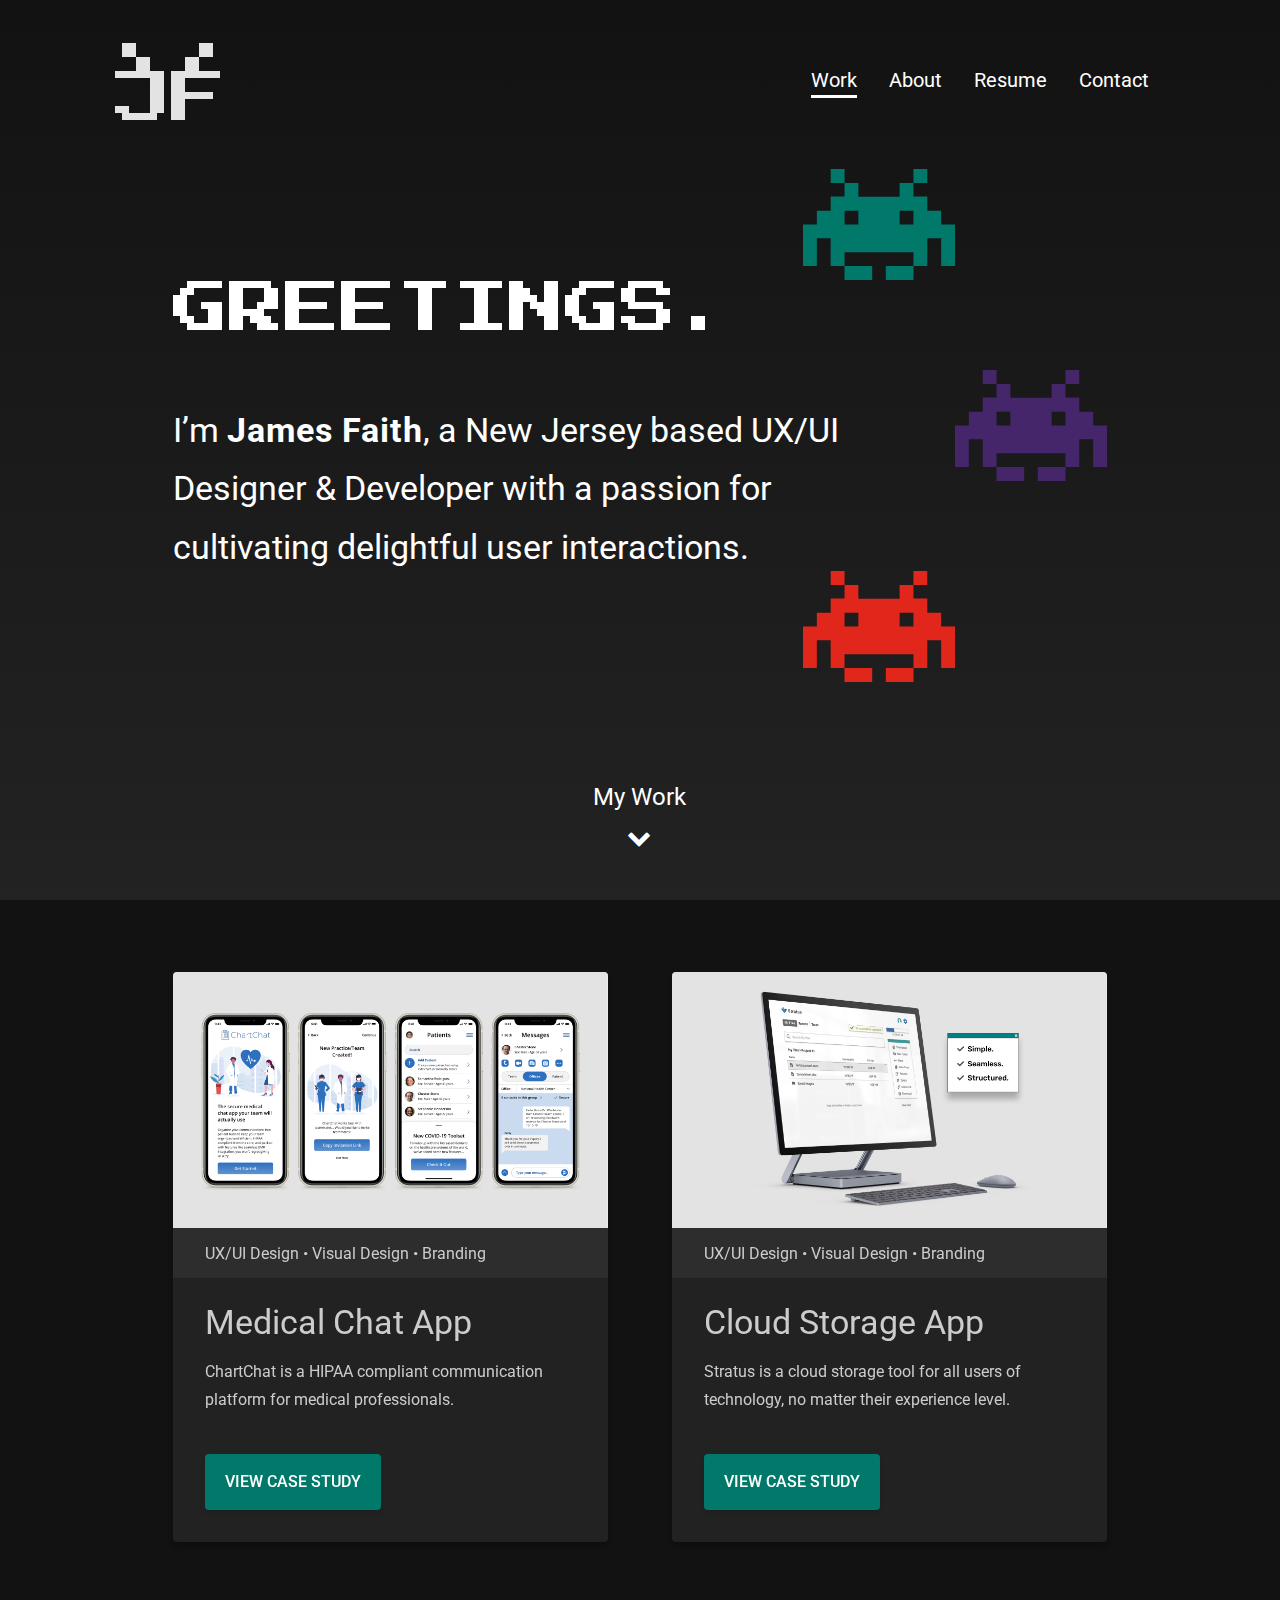
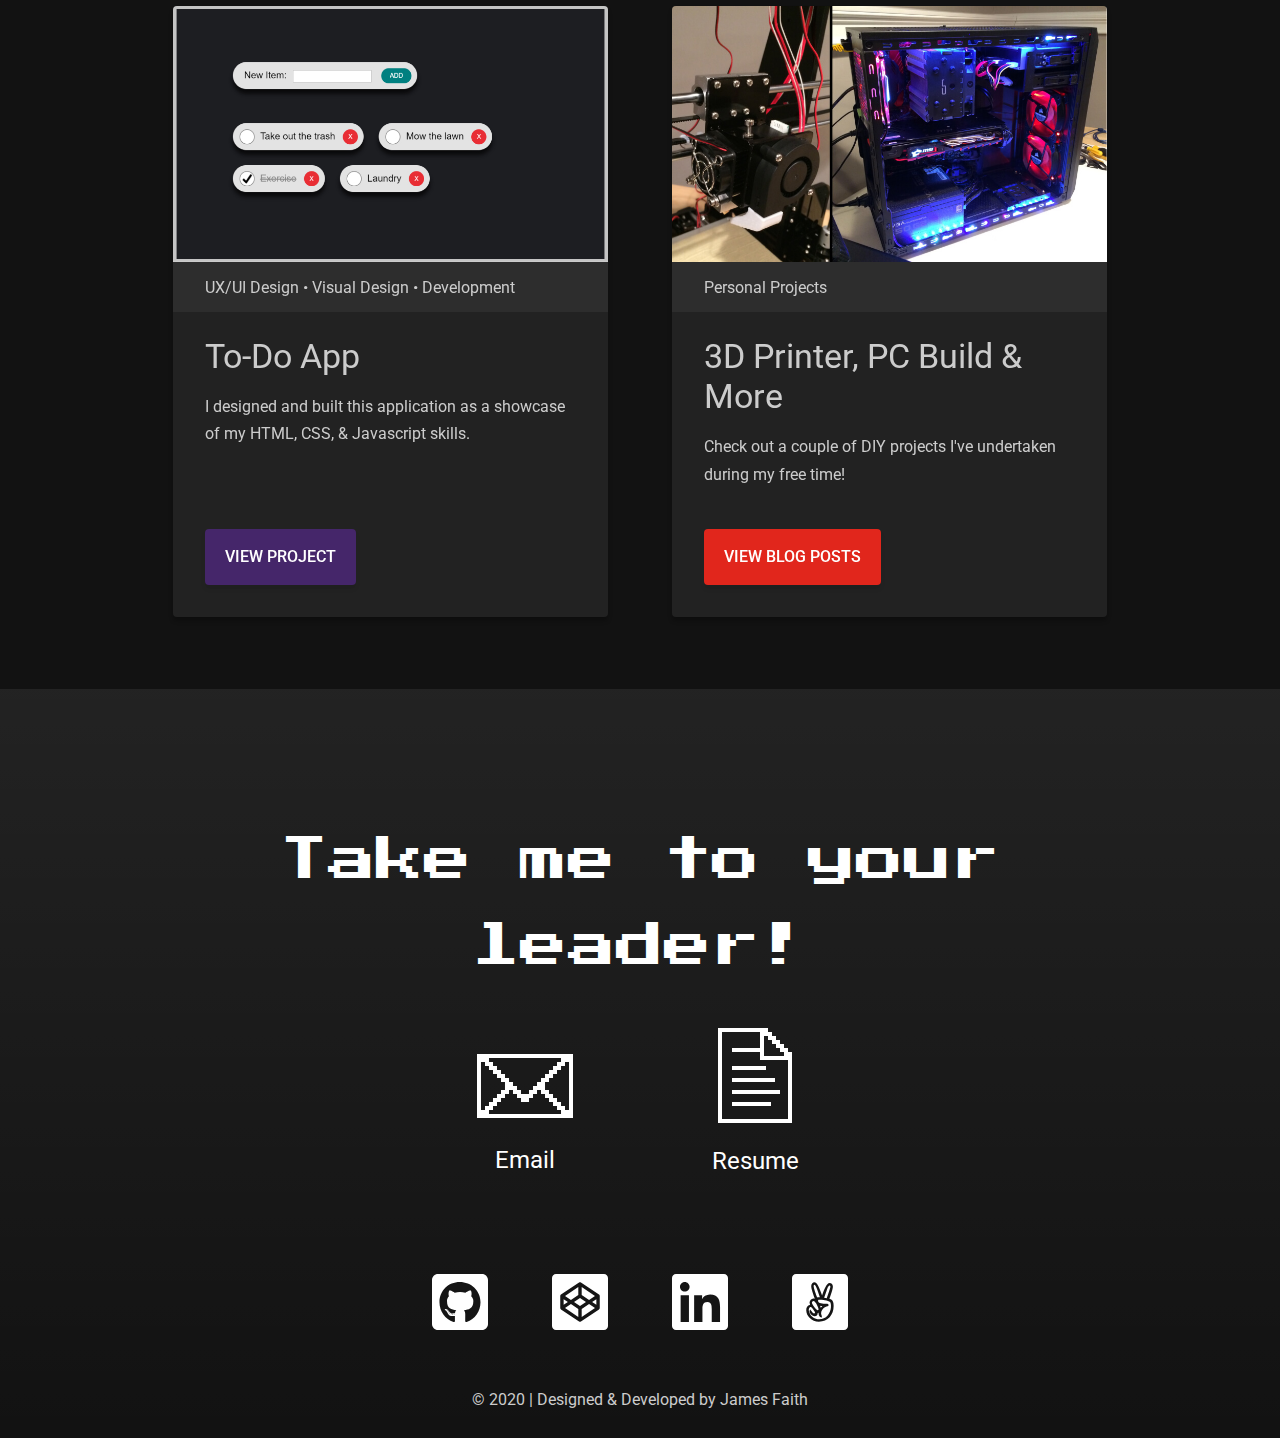
<file: index.html>
<!DOCTYPE html>
<html lang="en">

  <head>
    <meta charset="utf-8">
    <meta name="viewport" content="width=device-width, initial-scale=1">
    <title>Portfolio | James Faith</title>
    <meta name="description" content="Greetings. I’m James Faith, a New Jersey based UX/UI Designer & Developer with a passion for optimizing and organizing.">
    <link rel="shortcut icon" type="image/ico" href="images/favicon.ico">
    <link href="styles/reset.css" rel="stylesheet">
    <link href="styles/typography.css" rel="stylesheet">
    <link href="styles/colors.css" rel="stylesheet">
    <link href="styles/images-layout.css" rel="stylesheet">
    <link href="styles/header-footer-contact-home-about.css" rel="stylesheet">
    <link href="styles/case-study-mobile.css" rel="stylesheet">
    <link href="styles/case-study-desktop.css" rel="stylesheet">
    <link href="https://fonts.googleapis.com/css?family=Press+Start+2P|Roboto&display=swap" rel="stylesheet">
    <link href="https://maxcdn.bootstrapcdn.com/font-awesome/4.7.0/css/font-awesome.min.css" rel="stylesheet">
  </head>

  <body id="body" onresize="windowResizeNavFix(); heroCurtain()" onLoad="heroCurtain()">

    <!--HEADER-->
    <header>
      <div class="header-content">
        <a href="index.html"><img class="logo" src="images/personal-logo.svg" alt="personal logo"></a>
        <div onclick="showOnClick()" class="hamburger-menu"><img class="hamburger-menu-icon" src="images/hamburger-menu-icon.svg" alt="hamburger menu icon"></div>
        <div onclick="showOnClick()" id="close-nav-menu" class="close-nav-menu"><img class="close-nav-menu-icon" src="images/close-nav-menu-icon.svg" alt="close nav menu icon"></div>
        <nav id="nav">
          <ul class="nav-links-container">
            <li onclick="showOnClick()" class="nav-link"><a href="index.html" class="current-page">Work</a></li>
            <li onclick="showOnClick()" class="nav-link"><a href="about.html">About</a></li>
            <li onclick="showOnClick()" class="nav-link"><a href="https://drive.google.com/file/d/1HleOgw_dALKauXlMi9Ra-KkcdqJr9qnd/view?usp=sharing" target="_blank">Resume</a></li>
            <li onclick="showOnClick()" class="nav-link"><a href="#contact">Contact</a></li>
          </ul>
        </nav>
      </div>
    </header>

    <div class="container">

      <main>

        <!--HERO-->
        <section id="hero" class="hero">
          <div class="hero-content">
            <h1 class="home-about-title">GREETINGS.</h1>
            <h2 class="intro">I’m <strong>James Faith</strong>, a New Jersey based UX/UI Designer & Developer with a passion for cultivating delightful user interactions.</h2>
            <img class="eight-bit-alien-1" src="images/8-bit-alien-1.svg" alt="green 8-bit alien">
            <img class="eight-bit-alien-2" src="images/8-bit-alien-2.svg" alt="purple 8-bit alien">
            <img class="eight-bit-alien-3" src="images/8-bit-alien-3.svg" alt="orange 8-bit alien">
          </div>
          <a class="my-work-element" href="#work">
            <p class="label">My Work</p>
            <p class="label"><i class="fa fa-chevron-down"></i></p>
          </a>
        </section>

        <div id="hamburger-menu-backing-hero-curtain" class="hamburger-menu-backing-hero-curtain"></div>
        <div class="hamburger-menu-backing"></div>

        <!--WORK-->
        <section id="work" class="work">
          <div class="work-content">
            <article class="project-card">
              <a href="project-4.html"><img class="project-image" src="images/project-4.jpg" alt="medical chat app on phone screen"></a>
              <div class="project-roles">UX/UI Design • Visual Design • Branding</div>
              <h3 class="large-heading">Medical Chat App</h3>
              <p class="project-description">ChartChat is a HIPAA compliant communication platform for medical professionals.</p>
              <div class="project-card-button-wrapper">
                <a href="project-4.html"><div class="button-style-1">VIEW CASE STUDY</div></a>
              </div>
            </article>
            <article class="project-card">
              <a href="project-3.html"><img class="project-image" src="images/project-3.jpg" alt="cloud storage app on computer screen"></a>
              <div class="project-roles">UX/UI Design • Visual Design • Branding</div>
              <h3 class="large-heading">Cloud Storage App</h3>
              <p class="project-description">Stratus is a cloud storage tool for all users of technology, no matter their experience level.</p>
              <div class="project-card-button-wrapper">
                <a href="project-3.html"><div class="button-style-1">VIEW CASE STUDY</div></a>
              </div>
            </article>
            <article class="project-card">
              <a href="https://codepen.io/jfaith630/pen/QWbmBLp" target="_blank"><img class="project-image" src="images/project-2.jpg" alt="screenshot of to-do app"></a>
              <div class="project-roles">UX/UI Design • Visual Design • Development</div>
              <h3 class="large-heading">To-Do App</h3>
              <p class="project-description">I designed and built this application as a showcase of my HTML, CSS, & Javascript skills.</p>
              <div class="project-card-button-wrapper">
                <a href="https://codepen.io/jfaith630/pen/QWbmBLp" target="_blank"><div class="button-style-2">VIEW PROJECT</div></a>
              </div>
            </article>
            <article class="project-card">
              <a href="https://jamesmfaith.wordpress.com/" target="_blank"><img class="project-image" src="images/project-1.jpg" alt="3D Printer and PC in process of being built"></a>
              <div class="project-roles">Personal Projects</div>
              <h3 class="large-heading">3D Printer, PC Build & More</h3>
              <p class="project-description">Check out a couple of DIY projects I've undertaken during my free time!</p>
              <div class="project-card-button-wrapper">
                <a href="https://jamesmfaith.wordpress.com/" target="_blank"><div class="button-style-3">VIEW BLOG POSTS</div></a>
              </div>
            </article>
          </div>
        </section>

      </main>

      <!--CONTACT-->
      <section id="contact" class="contact">
        <div class="contact-content">
          <h4 class="contact-cta">Take me to your leader!</h4>
          <div class="resume-email-element">
            <a class="email-element" href="mailto:jfaith630@gmail.com" target="_blank">
              <div class="email">
                <img class="email-1" src="images/email-1.svg" alt="8-bit email icon">
                <img class="email-2" src="images/email-2.svg" alt="8-bit email icon">
              </div>
              <p class="label">Email</p>
            </a>
            <a class="resume-element" href="https://drive.google.com/file/d/1HleOgw_dALKauXlMi9Ra-KkcdqJr9qnd/view?usp=sharing" target="_blank">
              <div class="resume">
                <img class="resume-1" src="images/resume-1.svg" alt="8-bit resume icon">
                <img class="resume-2" src="images/resume-2.svg" alt="8-bit resume icon">
              </div>
              <p class="label">Resume</p>
            </a>
          </div>
          <div class="social-media">
            <ul class="social-media-links">
              <li class="social-media-link"><a href="https://github.com/jfaith630" target="_blank"><img class="social-icon" src="images/github.svg" alt="github icon"></a></li>
              <li class="social-media-link"><a href="https://codepen.io/jfaith630" target="_blank"><img class="social-icon" src="images/codepen.svg" alt="codepen icon"></a></li>
              <li class="social-media-link"><a href="https://www.linkedin.com/in/jamesmfaith/" target="_blank"><img class="social-icon" src="images/linkedin.svg" alt="linkedin icon"></a></li>
              <li class="social-media-link"><a href="https://angel.co/james-faith" target="_blank"><img class="social-icon" src="images/angellist.svg" alt="angellist icon"></a></li>
            </ul>
          </div>
        </div>
      </section>

    </div>

    <!--FOOTER-->
    <footer>© 2020 | Designed & Developed by James Faith</footer>

    <!--LOAD JS-->
    <script src="scripts/herocurtain.js"></script>
    <script src="scripts/windowresizenavfix.js"></script>
    <script src="scripts/showonclick.js"></script>

    <!-- Global site tag (gtag.js) - Google Analytics -->
    <script async src="https://www.googletagmanager.com/gtag/js?id=UA-163564075-1"></script>
    <script>
      window.dataLayer = window.dataLayer || [];
      function gtag(){dataLayer.push(arguments);}
      gtag('js', new Date());

      gtag('config', 'UA-163564075-1');
    </script>

  </body>

</html>
</file>
<file: styles/typography.css>
/*---TYPOGRAPHY-----------------------------------------------------------*/

html {
  font-size: 10px; /* 1rem = 10px */
}

/*---MOBILE-1---------------------------------------*/

body, p, div {
  font-family: 'Roboto', sans-serif;
  font-size: 1.4rem;
  line-height: 167.23%;
}

.home-about-title {
  font-family: 'Press Start 2P', sans-serif;
  font-size: 2.6rem;
  line-height: 100%;
}

.contact-cta {
  font-family: 'Press Start 2P', sans-serif;
  font-size: 2.6rem;
  line-height: 173%;
}

.eight-bit-textbox {
  font-family: 'Press Start 2P', sans-serif;
  font-size: 2rem;
  line-height: 173%;
}

.large-heading {
  font-size: 3.4rem;
  line-height: 120%;
}

.case-study-intro {
  font-size: 2.4rem;
}

.main-heading {
  font-size: 2.4rem;
  line-height: 120%;
}

.sub-heading {
  font-size: 2rem;
  line-height: 120%;
}

.sub-sub-heading {
  font-size: 1.6rem;
  font-weight: bold;
  line-height: 120%;
}

a {
  text-decoration: none;
}

strong {
  font-weight: bold;
  letter-spacing: 0.1rem;
}

.nav-link {
  font-size: 3.4rem;
}

.label {
  font-size: 2rem;
}

.email-element .label, .resume-element .label {
  line-height: 120%;
}

.label-2 {
  font-size: 1.6rem;
}

.button-style-1, .button-style-2, .button-style-3 {
  font-weight: 500;
  line-height: 100%;
}

.intro {
  font-size: 2.4rem;
  line-height: 167.23%;
}

.about-intro {
  font-size: 1.6rem;
}

.caption {
  font-style: italic;
}

.mobile-heading-text-fix-1 {
  line-height: 140%;
}

.big-quotation-mark {
  font-size: 9.6rem;
}

blockquote p {
  font-size: 2.4rem;
}

.closing {
  font-size: 2.4rem;
}

.case-study-hero-content p {
  font-size: 1.6rem;
}

.overview-list li {
  font-size: 1.4rem;
}

.chartjs-wrapper-1 .sub-heading, .chartjs-wrapper-2 .sub-heading, .chartjs-wrapper-3 .sub-heading, .chartjs-wrapper-4 .sub-heading, .chartjs-wrapper-5 .sub-heading,
.chartjs-wrapper-6 .sub-heading {
  font-size: 1.8rem;
  line-height: 160%;
}

.user-survey-stat {
  font-size: 1.8rem;
}

.user-persona-big-quotation-mark-1, .user-persona-big-quotation-mark-2, .user-persona-big-quotation-mark-3 {
  font-size: 7.2rem;
}

.user-persona-card-title {
  font-size: 2.4rem;
  line-height: 120%;
}

.user-persona-card-subtitle {
  font-size: 2rem;
  line-height: 120%;
}

.usability-testing-persona-element p {
  font-weight: bold;
}

.before, .after, .percentage {
  font-weight: bold;
}

.final-thanks {
  font-size: 2.4rem;
}

/*---MOBILE-2---------------------------------------*/

@media screen and (min-width: 600px) {

  .home-about-title {
    font-size: 3.4rem;
  }

  .eight-bit-textbox {
    font-size: 2rem;
  }

  .about-intro {
    font-size: 1.6rem;
  }

  .mobile-heading-text-fix-1 {
    line-height: 120%;
  }

  .overview-list li {
    font-size: 1.8rem;
  }

}

/*---DESKTOP-1------------------------------------------*/

@media screen and (min-width: 900px) {

  body, p, div {
    font-size: 1.6rem;
    line-height: 173%;
  }

  .home-about-title {
    font-size: 4.8rem;
  }

  .contact-cta {
    font-size: 4.8rem;
    line-height: 180%;
  }

  .eight-bit-textbox {
    font-size: 2.8rem;
    line-height: 180%;
  }

  .case-study-intro {
    font-size: 3.4rem;
  }

  .nav-link {
    font-size: 2rem;
  }

  .label {
    font-size: 2.4rem;
  }

  .label-2 {
    font-size: 2rem;
  }

  .intro {
    font-size: 3rem;
    line-height: 173%;
  }

  .about-intro {
    font-size: 2rem;
  }

  .case-study-hero-content p {
    font-size: 2rem;
  }

  .chartjs-wrapper-1 .sub-heading, .chartjs-wrapper-2 .sub-heading, .chartjs-wrapper-3 .sub-heading, .chartjs-wrapper-4 .sub-heading, .chartjs-wrapper-5 .sub-heading,
  .chartjs-wrapper-6 .sub-heading {
    font-size: 2.4rem;
    line-height: 167.2%;
  }

  .user-survey-stat {
    font-size: 2.4rem;
  }

  .table-column-title {
    font-size: 2rem;
  }

  table, th, td {
    font-size: 1.4rem;
  }

  .final-thanks {
    font-size: 3.4rem;
  }

}

/*---DESKTOP-2------------------------------------------*/

@media screen and (min-width: 1200px) {

  .home-about-title {
    font-size: 5.6rem;
  }

  .eight-bit-textbox {
    font-size: 3.2rem;
  }

  .intro {
    font-size: 3.4rem;
  }

  .about-intro {
    font-size: 2.4rem;
  }

}
</file>
<file: styles/colors.css>
/*---COLOR----------------------------------------------------------------*/

/*---MOBILE-1-------------------------------------------*/

body {
  background-color: #121212;
  color: #CCCCCC;
}

.case-study-body, .case-study-main {
  background-color: #E3E3E3;
  color: #000000;
}

.before, .after, .percentage {
  color: #121212;
}

.case-study-header {
  background: linear-gradient(180deg, rgba(255, 255, 255, 0) 0%, rgba(255, 255, 255, 0.07) 100%);
  background-color: #121212;
}

nav {
  background: linear-gradient(180deg, rgba(255, 255, 255, 0) 0%, rgba(255, 255, 255, 0.05) 100%);
  background-color: #121212;
}

.case-study-footer {
  color: #FFFFFF;
}

.contact {
  background: linear-gradient(180deg, rgba(255, 255, 255, 0.07) 0%, rgba(255, 255, 255, 0) 100%);
  color: #FFFFFF;
}

.case-study-contact {
  background: linear-gradient(180deg, rgba(255, 255, 255, 0.07) 0%, rgba(255, 255, 255, 0) 100%);
  background-color: #121212;
  color: #FFFFFF;
}

.hero, .about-hero {
  background: linear-gradient(180deg, rgba(255, 255, 255, 0) 0%, rgba(255, 255, 255, 0.07) 100%);
  color: #FFFFFF;
}

.hamburger-menu-backing-hero-curtain, .hamburger-menu-backing-about-hero-curtain {
  background: linear-gradient(180deg, rgba(255, 255, 255, 0) 0%, rgba(255, 255, 255, 0.07) 100%);
  background-color: #121212;
}

.hamburger-menu-backing {
  background-color: #232323;
}

a {
  color: #FFFFFF;
}

a:hover {
  color: #00B8A2;
}

.work-content a:hover {
  color: #FFFFFF;
}

.back-to-top-element, .back-to-top-element:hover {
  color: #000000;
}

.fixed-back-to-top-element, .fixed-back-to-top-element:hover {
  background-color: #232323;
  color: #FFFFFF;
}

.button-style-1 {
  background-color: #00796B;
}

.button-style-1:hover {
  background-color: #00665A;
}

.button-style-2 {
  background-color: #45266A;
}

.button-style-2:hover {
  background-color: #3F2361;
}

.button-style-3 {
  background-color: #E1261C;
}

.button-style-3:hover {
  background-color: #C72118;
}

.project-card-button-wrapper a:hover, .button-wrapper a:hover {
  color: #FFFFFF;
}

.project-card {
  background: rgba(255, 255, 255, 0.07);
}

.project-roles {
  background: rgba(255, 255, 255, 0.05);
}

.eight-bit-highlight {
  color: #E1261C;
}

.quote-container {
  background-color: rgba(255, 255, 255, 0.07);
}

.big-quotation-mark {
  color: #00796B;
}

.bio .quote p {
  color: #FFFFFF;
}

.bio-link-text a {
  color: grey;
}

.bio-link-text a:hover {
  color: #00B8A2;
}

.section-border {
  background-color: #878787;
}

.section-title {
  background-color: #E3E3E3;
}

.heading-block {
  background-color: #00796B;
}

.border-break-role, .border-break-tools {
  background-color: #E3E3E3;
}

.chartjs-wrapper-1, .chartjs-wrapper-2, .chartjs-wrapper-3, .chartjs-wrapper-4, .chartjs-wrapper-5, .chartjs-wrapper-6 {
  background-color: #DADADA;
}

.user-survey-stat-container {
  background-color: #DADADA;
}

.user-persona-card {
  background-color: #FFFFFF;
}

.persona-background {
  background-color: #121212;
}

.user-persona-job {
  background-color: #4D4D4D;
  color: #FFFFFF;
}

.user-persona-big-quotation-mark-1 {
  color: #00796B;
}

.user-persona-big-quotation-mark-2 {
  color: #45266A;
}

.user-persona-big-quotation-mark-3 {
  color: #E1261C;
}

.first-column-title {
  border-right-color: #FFFFFF;
}

th {
  background-color: #121212;
  color: #FFFFFF;
}

tr {
  background-color: #FFFFFF;
}

/*---DESKTOP-1------------------------------------------*/

@media screen and (min-width: 900px) {

  nav {
    background: transparent;
  }

  .project-card:hover {
    background: rgba(255, 255, 255, 0.1);
  }

}
</file>
<file: styles/images-layout.css>
/*---IMAGES-LAYOUT--------------------------------------------------------*/

/*---MOBILE-1-------------------------------------------*/

img {
  display: block;
  height: auto;
  max-width: 100%;
}

/*---HEADER---------------------*/

.logo {
  height: 5.7rem;
}

.hamburger-menu-icon {
  height: 2.2rem;
}

.close-nav-menu-icon {
  height: 2.3rem;
}

/*---CONTACT--------------------*/

.email, .email-1, .email-2 {
  height: 4.2rem;
}

.resume, .resume-1, .resume-2 {
  height: 6.23rem;
}

.social-icon {
  height: 4rem;
}

/*---HERO-----------------------*/

.eight-bit-alien-1, .eight-bit-alien-2, .eight-bit-alien-3 {
  height: 4.8rem;
}

/*---ABOUT HERO-----------------*/

.profile-image {
  height: 51.8rem;
}

/*---CASE STUDY-----------------*/

.case-study-logo {
  height: 5rem;
}

.stratus-desktop-1 {
  max-height: 40rem;
}

.role-icon {
  height: 3.2rem;
}

.deliverables-icon {
  height: 3.6rem;
}

.tools-icon {
  height: 3.6rem;
}

.comp-analy-logo-1, .comp-analy-logo-2, .comp-analy-logo-3 {
  height: 12rem;
}

.comp-analy-logo-4, .comp-analy-logo-5, .comp-analy-logo-6, .comp-analy-logo-7, .comp-analy-logo-8, .comp-analy-logo-9 {
  height: 3.75rem;
}

.comp-analy-screenshot-1, .comp-analy-screenshot-2, .comp-analy-screenshot-3 {
  height: 24rem;
}

.user-persona {
  height: 27.2rem;
}

.user-persona-scale {
  height: 3.2rem;
}

.basic-file-management-operations-user-flow, .sharing-links-user-flow, .export-chat-history-to-emr-user-flow,
 .send-chat-message-to-colleague-user-flow, .wireframe-sketch-1, .wireframe-sketch-2, .wireframe-sketch-3, .wireframe-sketch-4,
  .digital-wireframe-1, .digital-wireframe-2, .digital-wireframe-3, .digital-wireframe-4, .digital-wireframe-5, .digital-wireframe-6,
   .digital-wireframe-7, .digital-wireframe-8, .digital-wireframe-9, .digital-wireframe-10 {
  width: auto;
}

.digital-wireframe-5, .digital-wireframe-6, .digital-wireframe-7, .digital-wireframe-8, .digital-wireframe-9, .digital-wireframe-10 {
  height: 50rem;
}

.usability-testing-persona {
  height: 10rem;
}

.video-iframe {
  height: 17.43rem;
  width: 30rem;
}

.branding-sketch-1, .branding-sketch-2, .branding-sketch-3, .branding-sketch-4,
 .branding-sketch-5, .branding-sketch-6, .branding-sketch-7, .branding-sketch-8 {
  width: auto;
}

.moodboard-stratus, .logo-iterations-stratus, .brand-colors-stratus, .brand-typography-stratus,
 .logo-iterations-chartchat, .brand-colors-chartchat, .brand-typography-chartchat {
  width: auto;
}

.right-arrow {
  height: 3.8rem;
}

.down-arrow {
  height: 4.2rem;
}

.highfi-mockup-1, .highfi-mockup-2 {
  width: 28rem;
}

.highfi-mockup-3, .highfi-mockup-4, .highfi-mockup-5 {
  width: 13rem;
}

.highfi-mockup-6 {
  width: 12.82rem;
}

.highfi-mockup-7, .highfi-mockup-8, .highfi-mockup-9, .highfi-mockup-10,
 .highfi-mockup-11, .highfi-mockup-12, .highfi-mockup-13, .highfi-mockup-14 {
  width: 9rem;
}

.preference-testing-1, .preference-testing-2 {
  width: 28rem;
}

.preference-testing-3, .preference-testing-4 {
  height: 29.9rem;
}

.usability-testing-results-1, .usability-testing-results-2, .usability-testing-results-3,
 .usability-testing-results-4 {
  width: 28rem;
}

.usability-testing-results-5, .usability-testing-results-6 {
  width: 13rem;
}

.usability-testing-results-7, .usability-testing-results-8, .usability-testing-results-9 {
  width: 11.2rem;
}

.stratus-desktop-2 {
  max-height: 63.9rem;
}

/*---MOBILE-2-------------------------------------------*/

@media screen and (min-width: 600px) {

  /*---HERO-----------------------*/

  .eight-bit-alien-1, .eight-bit-alien-2, .eight-bit-alien-3 {
    height: 6.6rem;
  }

  /*---ABOUT HERO-----------------*/

  .profile-image {
    height: 43.2rem;
  }

  /*---CASE STUDY-----------------*/

  .role-icon {
    height: 5.7rem;
  }

  .deliverables-icon {
    height: 6.3rem;
  }

  .tools-icon {
    height: 6.3rem;
  }

  .comp-analy-logo-1, .comp-analy-logo-2, .comp-analy-logo-3 {
    height: 19rem;
  }

  .comp-analy-logo-4, .comp-analy-logo-5, .comp-analy-logo-6, .comp-analy-logo-7, .comp-analy-logo-8, .comp-analy-logo-9 {
    height: 6rem;
  }

  .comp-analy-screenshot-1, .comp-analy-screenshot-2, .comp-analy-screenshot-3 {
    height: 38rem;
  }

  .video-iframe {
    height: 29.05rem;
    width: 50rem;
  }

}

/*---DESKTOP-1------------------------------------------*/

@media screen and (min-width: 900px) {

  /*---HEADER---------------------*/

  .logo {
    height: 8.3rem;
  }

  /*---CONTACT--------------------*/

  .email, .email-1, .email-2 {
    height: 6.4rem;
  }

  .resume, .resume-1, .resume-2 {
    height: 9.5rem;
  }

  .social-icon {
    height: 5.6rem;
  }

  /*---HERO-----------------------*/

  .eight-bit-alien-1, .eight-bit-alien-2, .eight-bit-alien-3 {
    height: 9.4rem;
  }

  /*---CASE STUDY-----------------*/

  .case-study-logo {
    height: 7.4rem;
  }

  .stratus-humaaans {
    height: 26rem;
  }

  .stratus-desktop-1 {
    max-height: 50rem;
  }

  .stratus-mobile {
    max-height: 40rem;
  }

  .chartchat-mobile-1, .chartchat-mobile-2, .chartchat-mobile-3, .chartchat-mobile-4 {
    max-height: 50rem;
  }

  .comp-analy-logo-1, .comp-analy-logo-2, .comp-analy-logo-3 {
    height: 25.5rem;
  }

  .comp-analy-logo-4, .comp-analy-logo-5, .comp-analy-logo-6, .comp-analy-logo-7, .comp-analy-logo-8, .comp-analy-logo-9 {
    height: 8rem;
  }

  .comp-analy-screenshot-1, .comp-analy-screenshot-2, .comp-analy-screenshot-3 {
    height: 50rem;
  }

  .basic-file-management-operations-user-flow {
    height: 79.8rem;
  }

  .sharing-links-user-flow {
    height: 59.8rem;
  }

  .export-chat-history-to-emr-user-flow {
    height: 90.6rem;
  }

  .send-chat-message-to-colleague-user-flow {
    height: 69.8rem;
  }

  .wireframe-sketch-1, .wireframe-sketch-2, .wireframe-sketch-3, .wireframe-sketch-4 {
    height: 43.2rem;
    max-width: none;
  }

  .digital-wireframe-1, .digital-wireframe-2 {
    height: 38.9rem;
  }

  .digital-wireframe-3, .digital-wireframe-4 {
    height: 48.6rem;
  }

  .usability-testing-persona {
    height: 14.7rem;
  }

  .video-iframe {
    height: 46.5rem;
    width: 80rem;
  }

  .branding-sketch-1 {
    height: 42.7rem;
  }

  .branding-sketch-2 {
    height: 42.7rem;
    max-width: none;
  }

  .branding-sketch-3 {
    height: 38.4rem;
    max-width: none;
  }

  .branding-sketch-4 {
    height: 42.7rem;
    max-width: none;
  }

  .branding-sketch-5 {
    height: 45rem;
  }

  .branding-sketch-6 {
    height: 50rem;
    max-width: none;
  }

  .branding-sketch-7 {
    height: 50rem;
    max-width: none;
  }

  .branding-sketch-8 {
    height: 50rem;
    max-width: none;
  }

  .moodboard-stratus {
    height: 38.7rem;
  }

  .logo-iterations-stratus {
    height: 37.2rem;
  }

  .logo-iterations-chartchat {
    height: 44.2rem;
  }

  .brand-colors-stratus {
    height: 18.4rem;
  }

  .brand-colors-chartchat {
    height: 24.65rem;
  }

  .brand-typography-stratus {
    height: 23.6rem;
    width: auto;
  }

  .brand-typography-chartchat {
    height: 23.65rem;
    width: auto;
  }

  .right-arrow {
    height: 5rem;
  }

  .down-arrow {
    height: 5.5rem;
  }

  .highfi-mockup-1, .highfi-mockup-2 {
    height: 43.2rem;
    width: auto;
  }

  .highfi-mockup-3, .highfi-mockup-4 {
    height: 35.9rem;
    width: auto;
  }

  .highfi-mockup-5, .highfi-mockup-6 {
    height: 38.6rem;
    width: auto;
  }

  .highfi-mockup-7, .highfi-mockup-8, .highfi-mockup-9, .highfi-mockup-10,
   .highfi-mockup-11, .highfi-mockup-12, .highfi-mockup-13, .highfi-mockup-14 {
    width: 23rem;
  }

  .preference-testing-1 {
    height: 35.9rem;
    width: auto;
  }

  .preference-testing-2 {
    height: 35.9rem;
    width: auto;
  }

  .preference-testing-3 {
    height: 44.1rem;
  }

  .preference-testing-4 {
    height: 44.1rem;
  }

  .document-iframe {
    height: 85rem;
    width: 80rem;
  }

  .usability-testing-results-1 {
    height: 49.1rem;
    width: auto;
  }

  .usability-testing-results-2 {
    height: 49.1rem;
    width: auto;
  }

  .usability-testing-results-3 {
    height: 26rem;
    width: auto;
  }

  .usability-testing-results-4 {
    height: 26rem;
    width: auto;
  }

  .usability-testing-results-5 {
    height: 35rem;
    width: auto;
  }

  .usability-testing-results-6 {
    height: 35rem;
    width: auto;
  }

  .usability-testing-results-7, .usability-testing-results-8, .usability-testing-results-9 {
    width: 23rem;
  }

  .chartchat-mobile-5, .chartchat-mobile-6, .chartchat-mobile-7, .chartchat-mobile-8 {
    max-height: 50rem;
  }

}

/*---DESKTOP-2------------------------------------------*/

@media screen and (min-width: 1200px) {

  /*---HERO-----------------------*/

  .eight-bit-alien-1, .eight-bit-alien-2, .eight-bit-alien-3 {
    height: 11.1rem;
  }

  /*---ABOUT HERO-----------------*/

  .profile-image {
    height: 52.8rem;
  }

  /*---CASE STUDY-----------------*/

  .video-iframe {
    height: 58.2rem;
    width: 100rem;
  }

}

@media screen and (min-width: 1420px) {

  /*---CASE STUDY-----------------*/

  .video-iframe {
    height: 74.5rem;
    width: 128rem;
  }

}
</file>
<file: styles/header-footer-contact-home-about.css>
/*---HEADER-FOOTER-CONTACT-HOME-ABOUT-------------------------------------*/

*:before, *:after {
  box-sizing: border-box;
}

html {
	scroll-behavior: smooth;
}

.case-study {
  scroll-behavior: auto;
}

@media screen and (prefers-reduced-motion: reduce) {
	html {
		scroll-behavior: auto;
	}
}

body {
  position: relative;
}

/*---MOBILE-1-------------------------------------------*/

/*---HEADER---------------------*/

header {
  padding: 2.4rem 0;
  position: absolute;
  top: 0;
  width: 100%;
  z-index: 5;
}

.header-content {
  margin: 0 auto;
  width: 87.2%;
}

.logo {
  float: left;
}

.hamburger-menu, .close-nav-menu {
  margin-top: 1.7rem;
  position: fixed;
  right: 6.4%;
}

.close-nav-menu {
  display: none;
  position: fixed;
  z-index: 6;
}

.stopscroll {
  overflow: hidden;
}

nav {
  display: none;
  height: 100%;
  margin: -2.4rem 0 -4rem -12.8%;
  position: fixed;
  width: 112.8%;
  z-index: 5;
}

.nav-links-container {
  display: flex;
  flex-direction: column;
  margin-top: -12.3rem;
  position: relative;
  top: 50%;
}

.nav-link {
  text-align: center;
}

.nav-link a {
  display: block;
  padding: 2.4rem 0;
}

/*---FOOTER---------------------*/

footer {
  bottom: 0;
  padding: 2.4rem 0;
  position: absolute;
  text-align: center;
  width: 100%;
}

/*---CONTACT--------------------*/

.contact, .case-study-contact {
  overflow: auto;
  position: relative;
}

.contact-content {
  height: 32rem;
  left: 50%;
  margin: 7.2rem 0 9.6rem -16rem;
  position: relative;
  width: 32rem;
}

.contact-cta, .case-study-contact-cta {
  left: 0;
  position: absolute;
  right: 0;
  text-align: center;
}

.resume-email-element {
  display: flex;
  flex-direction: row;
  left: 50%;
  margin-left: -14.4rem;
  position: absolute;
  top: 11.6rem;
}

.email-element, .resume-element {
  height: 10rem;
  margin: 0 2.4rem;
  text-align: center;
  width: 9.6rem;
}

.email-element:hover .email-2, .resume-element:hover .resume-2 {
  display: inline;
}

.email {
  display: inline-block;
  margin: 2rem auto 1rem;
  position: relative;
}

.email-1, .email-2 {
  margin: 0 auto;
}

.email-2 {
  display: none;
  left: 0;
  position: absolute;
  top: 0;
}

.resume {
  display: inline-block;
  margin: 0.1rem auto 1rem;
  position: relative;
}

.resume-1, .resume-2 {
  margin: 0 auto 0.6rem;
}

.resume-2 {
  display: none;
  left: 0;
  position: absolute;
  top: 0;
}

.social-media {
  bottom: 0;
  left: 50%;
  margin-left: -14.4rem;
  position: absolute;
}

.social-media-links {
  display: flex;
  flex-direction: row;
}

.social-media-link {
  margin: 0 1.6rem;
}

/*---HERO-----------------------*/

.hero {
  height: 100vh;
  min-height: 70rem;
  overflow: hidden;
  position: relative;
}

.hamburger-menu-backing-hero-curtain {
  height: 100vh;
  min-height: 70rem;
  position: relative;
  z-index: 3;
}

.hamburger-menu-backing {
  border-radius: 3rem;
  box-shadow: 0 1rem 1rem rgba(0, 0, 0, 0.25);
  height: 6rem;
  margin-right: -1.1rem;
  position: fixed;
  right: 6.4%;
  top: 2.2rem;
  width: 6rem;
  z-index: 2;
}

.hero-content {
  animation: fadein ease 1.5s;
  animation-fill-mode: forwards;
  animation-iteration-count: 1;
  height: 40rem;
  left: 50%;
  margin: -17.25rem 0 0 -15rem;
  position: relative;
  top: 47%;
  width: 30rem;
  z-index: 4;
}

@keyframes fadein {
  0% {
    opacity: 0;
  }
  30% {
    opacity: 0;
  }
  60% {
    opacity: 1;
  }
}

.hero-content .home-about-title {
  left: 50%;
  margin-left: -12.7rem;
  position: absolute;
  top: 12.4rem;
}

.intro {
  position: absolute;
  text-align: center;
  top: 18.6rem;
  width: 30rem;
}

.eight-bit-alien-1 {
  margin-right: -3.35rem;
  position: absolute;
  right: 50%;
  top: 3.6rem;
}

.eight-bit-alien-2 {
  position: absolute;
  right: 3.3rem;
}

.eight-bit-alien-3 {
  left: 3.3rem;
  position: absolute;
}

.eight-bit-alien-1 {
  animation: fadein2 ease 1.5s;
  animation-fill-mode: forwards;
  animation-iteration-count: 1;
}

@keyframes fadein2 {
  0% {
    opacity: 0;
    top: -16.4rem;
  }
  30% {
    opacity: 0;
  }
  90% {
    opacity: 1;
    top: 3.6rem;
  }
}

.eight-bit-alien-2, .eight-bit-alien-3 {
  animation: fadein3 ease 1.5s;
  animation-fill-mode: forwards;
  animation-iteration-count: 1;
}

@keyframes fadein3 {
  0% {
    opacity: 0;
    top: -20rem;
  }
  30% {
    opacity: 0;
  }
  60% {
    opacity: 1;
    top: 0;
  }
}

.my-work-element {
  animation: bounce 1s infinite;
  bottom: 3.2rem;
  left: 50%;
  margin-left: -4rem;
  position: absolute;
  z-index: 4;
}

@keyframes bounce {
  0%    { bottom:4rem; }
  12.5% { bottom:4.1rem; }
  25%   { bottom:4.2rem; }
  37.5% { bottom:4.3rem; }
  50%   { bottom:4.4rem; }
  62.5% { bottom:4.3rem; }
  75%   { bottom:4.2rem; }
  87.5% { bottom:4.1rem; }
  100%  {bottom:4rem;}
}

.label {
  text-align: center;
}

/*---WORK-----------------------*/

.work {
  overflow: hidden;
}

.work-content {
  display: grid;
  grid-auto-rows: minmax(auto, auto);
  grid-gap: 3.2rem;
  grid-template-columns: 1fr;
  margin: 4.8rem auto 6.4rem;
  max-width: 45rem;
  width: 85%;
}

.project-card {
  border-radius: 0.4rem;
  box-shadow: 0 0.4rem 0.4rem rgba(0, 0, 0, 0.25);
  padding-bottom: 3.2rem;
  position: relative;
  transform: translate3D(0, 0, 0);
  transition: transform ease-in-out 0.35s;
}

.project-image {
  border-radius: 0.4rem 0.4rem 0 0;
}

.project-roles {
  padding: 1.2rem 3.2rem 1rem;
}

.project-card .large-heading {
  margin: 2.4rem 3.2rem 0;
}

.project-description {
  margin: 1.6rem 3.2rem 9.6rem;
}

.project-card-button-wrapper {
  bottom: 3.2rem;
  margin-left: 3.2rem;
  position: absolute;
}

.button-style-1, .button-style-2, .button-style-3 {
  border-radius: 0.4rem;
  box-shadow: 0 0.4rem 0.4rem rgba(0, 0, 0, 0.1);
  display: inline-block;
  padding: 2rem;
}

/*---ABOUT-HERO-----------------*/

.about-hero {
  height: 116rem;
  overflow: hidden;
  position: relative;
}

.hamburger-menu-backing-about-hero-curtain {
  height: 116rem;
  margin-top: -116rem;
  position: relative;
  z-index: 3;
}

.about-hero-content {
  height: 83.6rem;
  left: 50%;
  margin: -35rem 0 0 -15rem;
  position: relative;
  top: 45%;
  width: 30rem;
  z-index: 4;
}

.profile-image {
  border: 0.4rem solid #E3E3E3;
  border-radius: 0.1rem;
  border-style: inset;
  bottom: 25rem;
  box-shadow: 0 0.4rem 0.4rem rgba(0, 0, 0, 0.25);
  position: absolute;
}

.eight-bit-textbox {
  background-color: #000000;
  border: 0.4rem solid #FFFFFF;
  border-radius: 0.1rem;
  box-shadow: 0 0.4rem 0.4rem rgba(0, 0, 0, 0.25);
  padding: 1.5rem 0 1.5rem 2.4rem;
  position: absolute;
  right: 0;
  width: 28rem;
}

.about-hero-content .home-about-title {
  position: absolute;
  top: 62.5rem;
}

.about-intro {
  position: absolute;
  top: 67.3rem;
  width: 32rem;
}

.read-more-element {
  animation:bounce 1s infinite;
  bottom: 3.2rem;
  left: 50%;
  margin-left: -4.85rem;
  position: absolute;
  z-index: 4;
}

/*---BIO----------------------*/

.tshirt-wall {
  border: 0.4rem solid #FFFFFF;
  border-radius: 0.1rem;
  box-shadow: 0 0.4rem 0.4rem rgba(0, 0, 0, 0.25);
  margin: 0 auto;
}

.bio .img-container, .about-desktop-list-item {
  display: none;
}

.bio {
  padding: 1.6rem 0 4.8rem;
}

.mobile-heading-text-fix-1 {
  margin-top: 2.8rem;
  width: 23rem;
}

.quote-container {
  margin: 4rem 0;
  padding: 6rem 0;
}

.quote {
  display: flex;
  margin: 0 auto;
  width: 90%;
}

.big-quotation-mark {
  height: 10rem;
  margin: -5.5rem 0.8rem 0 0;
  width: 4rem;
}

blockquote {
  width: auto;
}

.closing {
  padding-top: 5.6rem;
}

/*---MEDIA-QUERIES---*/

@media screen and (min-width: 400px) {

  /*---BIO----------------------*/

  .mobile-heading-text-fix-1 {
    width: 28rem;
  }

}

@media screen and (min-width: 450px) {

  /*---BIO----------------------*/

  .mobile-heading-text-fix-1 {
    width: auto;
  }

}

/*---MOBILE-2-------------------------------------------*/

@media screen and (min-width: 600px) {

  /*---HERO-----------------------*/

  .hero {
    min-height: 70rem;
  }

  .hero-content {
    height: 50rem;
    margin: -25rem 0 0 -20rem;
    top: 50%;
    width: 40rem;
  }

  .hero-content .home-about-title {
    margin-left: -16rem;
    top: 20rem;
  }

  .intro {
    top: 28rem;
    width: 40rem;
  }

  .eight-bit-alien-1 {
    margin-right: -4.5rem;
    top: 8rem;
  }

  .eight-bit-alien-2 {
    right: 4rem;
  }

  .eight-bit-alien-3 {
    left: 4rem;
  }

  /*---ABOUT-HERO-----------------*/

  .about-hero {
    height: 82rem;
  }

  .hamburger-menu-backing-about-hero-curtain {
    height: 82rem;
    margin-top: -82rem;
  }

  .about-hero-content {
    height: 48rem;
    margin: -23rem 0 0 -27rem;
    top: 50%;
    width: 54rem;
  }

  .profile-image {
    bottom: 0;
  }

  .eight-bit-textbox {
    right: 20rem;
  }

  .about-hero-content .home-about-title {
    left: 29rem;
    top: 16rem;
  }

  .about-intro {
    left: 29rem;
    top: 21rem;
    width: 25rem;
  }

  /*---BIO----------------------*/

  .quote {
    max-width: 61rem;
  }

}

/*---DESKTOP-1------------------------------------------*/

@media screen and (min-width: 900px) {

  /*---HEADER---------------------*/

  header {
    min-width: 56.4rem;
    overflow: hidden;
    padding: 4rem 0;
  }

  .header-content {
    width: 82%;
  }

  .hamburger-menu, .close-nav-menu {
    display: none;
  }

  nav {
    display: block;
    float: right;
    margin: 2.7rem 0 0 0;
    position: static;
    width: auto;
  }

  .nav-links-container {
    flex-direction: row;
    margin-top: 0;
    position: static;
  }

  .nav-link {
    margin: 0 1.6rem;
  }

  .nav-link a {
    padding: 0;
  }

  .current-page {
    border-bottom: solid;
  }

  /*---CONTACT--------------------*/

  .contact-content {
    height: 51.3rem;
    margin: 12.8rem 0 10.8rem -38.1rem;
    width: 76.2rem;
  }

  .resume-email-element {
    margin-left: -23rem;
    top: 21rem;
  }

  .email-element, .resume-element {
    height: 16rem;
    margin: 0 5.9rem;
    width: 11.2rem;
  }

  .email {
    margin: 2.7rem auto 2rem;
  }

  .resume {
    margin-bottom: 1.6rem;
  }

  .resume-1, .resume-2 {
    margin-bottom: 1.6rem;
  }

  .social-media {
    margin-left: -24rem;
  }

  .social-media-link {
    margin: 0 3.2rem;
  }

  /*---HERO-----------------------*/

  .hero {
    min-height: 82.5rem;
  }

  .hamburger-menu-backing-hero-curtain, .hamburger-menu-backing {
    display: none;
  }

  .hero-content {
    height: 43.5rem;
    margin: -21.75rem 0 0 -39.6rem;
    top: 50%;
    width: 79.2rem;
  }

  @keyframes fadein {
    0% {
      opacity: 0;
      width: 0;
    }
    30% {
      opacity: 0;
    }
    60% {
      opacity: 1;
      width: 80rem;
    }
  }

  .hero-content .home-about-title {
    left: 0%;
    margin-left: 0;
    top: 9.5rem;
  }

  .intro {
    text-align: left;
    top: 19.7rem;
    width: 59.3rem;
  }

  .eight-bit-alien-1 {
    margin: 0;
    right: 12.9rem;
    top: 0;
  }

  .eight-bit-alien-2 {
    margin-top: -4.75rem;
    right: 0;
    top: 50%;
  }

  .eight-bit-alien-3 {
    bottom: 0;
    left: auto;
    right: 12.9rem;
  }

  .eight-bit-alien-1 {
    animation: fadein2 0s;
  }

  .eight-bit-alien-2, .eight-bit-alien-3 {
    animation: fadein3 0s;
  }

  .my-work-element {
    bottom: 4rem;
    margin-left: -4.75rem;
  }

  /*---WORK-----------------------*/

  .work-content {
    grid-gap: 6.4rem;
    grid-template-columns: 1fr 1fr;
    margin: 7.2rem auto;
    max-width: 106.4rem;
    min-width: 73.7rem;
    width: 73%;
  }

  .project-card:hover {
    transform: translate3d(-1rem, -1rem, 0);
  }

  /*---ABOUT HERO-----------------*/

  .about-hero {
    height: 100vh;
    min-height: 82.5rem;
  }

  .hamburger-menu-backing-about-hero-curtain {
    display: none;
  }

  .about-hero-content {
    height: 45.9rem;
    margin: -23rem 0 0 -36.75rem;
    top: 50%;
    width: 73.5rem;
  }

  .profile-image {
    border: 0.6rem solid #E3E3E3;
    border-radius: 0.2rem;
    border-style: inset;
  }

  .eight-bit-textbox {
    border: 0.6rem solid #FFFFFF;
    border-radius: 0.2rem;
    padding: 2rem 0 2rem 3.2rem;
    right: 0;
    width: 49.5rem;
  }

  .about-hero-content .home-about-title {
    left: 31rem;
    top: 20rem;
  }

  .about-intro {
    left: 31rem;
    top: 28.2rem;
    width: 45rem;
  }

  .read-more-element {
    bottom: 4rem;
    margin-left: -5.85rem;
  }

  /*---BIO----------------------*/

  .bio .img-container {
    display: block;
  }

  .about-desktop-list-item {
    display: list-item;
  }

  .about-mobile-list-item {
    display: none;
  }

  .quote {
    max-width: 68rem;
  }

}

/*---DESKTOP-2------------------------------------------------------------*/

@media screen and (min-width: 1200px) {

  /*---HERO-----------------------*/

  .hero-content {
    height: 51.3rem;
    margin: -23.65rem 0 0 -46.7rem;
    top: 45%;
    width: 93.4rem;
  }

  @keyframes fadein {
    0% {
      opacity: 0;
      width: 0;
    }
    30% {
      opacity: 0;
    }
    60% {
      opacity: 1;
      width: 94.4rem;
    }
  }

  .hero-content .home-about-title {
    top: 11.2rem;
  }

  .intro {
    top: 23.2rem;
    width: 70rem;
  }

  .eight-bit-alien-1 {
    right: 15.2rem;
  }

  .eight-bit-alien-2 {
    margin-top: -5.55rem;
  }

  .eight-bit-alien-3 {
    right: 15.2rem;
  }

  /*---ABOUT-HERO-----------------*/

  .about-hero-content {
    height: 56rem;
    left: 50%;
    margin: -23.65rem 0 0 -45rem;
    top: 45%;
    width: 90rem;
  }

  .eight-bit-textbox {
    padding: 2.4rem 0 2.4rem 4rem;
    width: 60.5rem;
  }

  .about-hero-content .home-about-title {
    left: 36rem;
    top: 21.8rem;
  }

  .about-intro {
    left: 36rem;
    top: 30.8rem;
    width: 55rem;
  }

}
</file>
<file: styles/case-study-mobile.css>
/*---CASE-STUDY-MOBILE----------------------------------------------------*/

/*---MOBILE-1-------------------------------------------*/

.case-study-header {
  box-shadow: 0 1rem 1rem rgba(0, 0, 0, 0.25);
}

.case-study-contact {
  box-shadow: 0 -1rem 1rem rgba(0, 0, 0, 0.25);
}

/*---SECTIONS-------*/

.section-break {
  margin: 10.4rem auto 0;
  width: 87.5%;
}

.section-border {
  height: 0.2rem;
}

.section-title {
  display: inline-block;
  left: 50%;
  padding: 0 1.6rem;
  position: relative;
  top: -2.4rem;
  transform: translate(-50%, 0);
}

/*---CONTAINERS-----*/

.text-container {
  margin: 0 auto;
  max-width: 54rem;
  overflow: auto;
  text-align: left;
  width: 85%;
}

.img-container {
  margin: 4rem auto;
  max-width: 60rem;
  width: 85%;
}

.flex-content, .flex-content-alt {
  margin: 0 auto 4rem;
  max-width: 60rem;
  width: 85%;
}

.flex-content-alt {
  flex-wrap: wrap-reverse;
}

.flex-text-container {
  margin: 0 auto;
  max-width: 54rem;
  overflow: auto;
  text-align: left;
}

.flex-img-container {
  margin: 4rem auto 0;
}

/*---HEADINGS-------*/

.heading-block {
  border-radius: 0.2rem;
  float: left;
  height: 3.5rem;
  margin-top: 3.2rem;
  width: 1.6rem;
}

.main-heading {
  display: inline-block;
  margin: 3rem 0 1.6rem;
  padding: 0.7rem 0 0 1.6rem;
}

.sub-heading {
  margin: 2.4rem 0 1.6rem;
}

/*---BODY-TEXT------*/

.text-container p, .flex-text-container p {
  margin: 0.8rem 0;
}

.text-spacer {
  margin: -1.3rem 0;
}

.body-copy-list, .ordered-body-copy-list {
  list-style: initial;
  margin-left: 1.6em;
}

.ordered-body-copy-list {
  list-style-type: upper-alpha;
}

.body-copy-list li, .ordered-body-copy-list li {
  margin: 0.8rem 0;
}

.ordered-body-copy-list li {
  margin-left: 0.4rem;
  padding-left: 0.8rem;
}

.caption {
  margin-top: 2.4rem;
  text-align: center;
}

/*---BUTTONS--------*/

.user-survey, .competitive-analysis, .user-personas, .user-stories-flows, .wireframes, .branding,
.highfi-mockups, .preference-testing, .usability-testing, .final-product, .what-i-learned, .final-thanks {
  overflow: auto;
  text-align: center;
}

.button-wrapper {
  box-shadow: 0 0.4rem 0.4rem rgba(0, 0, 0, 0.25);
  display: inline-block;
  margin: 0.8rem auto 4rem;
  overflow: hidden;
}

/*---CASE-STUDY-"HERO"---*/

.case-study-hero {
  overflow: auto;
}

.case-study-hero-content {
  margin-top: 20rem;
  text-align: center;
}

.case-study-logo {
  margin: 0 auto;
}

.case-study-intro {
  margin: 1.6rem auto 0;
  max-width: 85%;
}

.case-study-hero-img-container, .case-study-conclusion-img-container {
  align-items: center;
  display: flex;
  justify-content: space-between;
  margin: 4rem auto 2.4rem;
  min-width: 30rem;
  width: 85%;
}

.chartchat-mobile-images {
  padding-bottom: 0.8rem;
}

.stratus-desktop-1 {
  margin-top: 0.8rem;
}

.stratus-humaaans, .stratus-mobile, .chartchat-mobile-2, .chartchat-mobile-3 {
  display: none;
}

.case-study-hero-content p {
  margin: 0 auto 2.4rem;
  max-width: 54rem;
  text-align: left;
  width: 85%;
}

/*---OVERVIEW------*/

.roles-deliverables-tools {
  height: 82.5rem;
  margin: 4rem auto 0;
  position: relative;
  width: 30rem;
}

.role, .tools {
  border-bottom: 0.1rem solid #878787;
  bottom: 0;
  height: 28rem;
  position: absolute;
  width: 15rem;
}

.role {
  left: 0;
}

.tools {
  border-left: 0.1rem solid #878787;
  right: 0;
}

.deliverables {
  border-bottom: 0.1rem solid #878787;
  height: 49rem;
  left: 50%;
  margin-left: -15rem;
  position: absolute;
  top: 0;
  width: 30rem;
}

.border-break-role, .border-break-tools {
  bottom: 0;
  height: 4rem;
  position: absolute;
  width: 0.1rem;
}

.border-break-role {
  right: -0.1rem;
}

.border-break-tools {
  left: -0.1rem;
}

.role-icon, .deliverables-icon, .tools-icon {
  margin: 0 auto;
}

.role-icon {
  padding: 0.2rem 0;
}

.role .main-heading, .deliverables .main-heading, .tools .main-heading {
  display: block;
  margin: 1.6rem auto 0;
  padding: 0;
}

.role .main-heading {
  width: 4.8rem;
}

.deliverables .main-heading {
  width: 13rem;
}

.tools .main-heading {
  width: 5.9rem;
}

.role .overview-list, .deliverables .overview-list, .tools .overview-list {
  margin: 1.6rem auto 0;
}

.role .overview-list, .tools .overview-list {
  text-align: center;
  width: 9rem;
}

.deliverables .overview-list {
  text-align: center;
  width: 16rem;
}

.overview-list li {
  margin: 1.2rem 0;
}

.problem, .solution {
  margin: 0.8rem auto 0;
  padding-bottom: 4.5rem;
  width: 30rem;
}

.problem {
  border-bottom: 0.1rem solid #878787;
}

.problem .main-heading, .solution .main-heading {
  padding-left: 0;
}

/*---USER-SURVEY---*/

.chartjs-wrapper-1, .chartjs-wrapper-2, .chartjs-wrapper-3, .chartjs-wrapper-4, .chartjs-wrapper-5, .chartjs-wrapper-6 {
  border-radius: 0.4rem;
  margin: 4rem auto 0;
  height: 45rem;
  padding: 2rem 5% 19rem;
  width: 85%;
}

.chartjs-wrapper-2 {
  height: 35rem;
  padding: 2rem 5% 15.5rem;
}

.chartjs-wrapper-3 {
  height: 40rem;
}

.chartjs-wrapper-4 {
  height: 35rem;
  padding: 2rem 5% 22rem;
}

.chartjs-wrapper-5 {
  height: 35rem;
  padding: 2rem 5% 24rem;
}

.chartjs-wrapper-6 {
  height: 35rem;
  padding: 2rem 5% 22rem;
}

.chartjs-wrapper-1 .sub-heading, .chartjs-wrapper-2 .sub-heading, .chartjs-wrapper-3 .sub-heading, .chartjs-wrapper-4 .sub-heading, .chartjs-wrapper-5 .sub-heading,
.chartjs-wrapper-6 .sub-heading {
  margin: 0 auto;
  padding: 2rem 0 4rem;
  text-align: left;
  width: 85%;
}

.user-survey-stat-container {
  border-radius: 0.4rem;
  margin: 0 auto 4.8rem;
  overflow: auto;
  padding: 5.6rem 0;
  width: 80.5%;
}

.user-survey-stat {
  margin: 0 auto;
  max-width: 50rem;
  padding: 0 3.2rem;
}

/*---COMP-ANALY----*/

.comp-analy-images, .comp-analy-images-2 {
  height: 27rem;
  margin: 0 auto;
  position: relative;
  width: 26rem;
}

.comp-analy-images-2 {
  height: 12.85rem;
}

.comp-analy-logo-1, .comp-analy-logo-2, .comp-analy-logo-3, .comp-analy-logo-4,.comp-analy-logo-5,
 .comp-analy-logo-6, .comp-analy-logo-7, .comp-analy-logo-8, .comp-analy-logo-9 {
  border-radius: 0.4rem;
  box-shadow: 0 0.4rem 0.4rem rgba(0, 0, 0, 0.25);
  position: absolute;
}

.comp-analy-logo-1 {
  left: 0;
}

.comp-analy-logo-2 {
  right: 0;
}

.comp-analy-logo-3 {
  bottom: 0.8rem;
  left: 50%;
  margin-left: -6rem;
}

.comp-analy-logo-4 {
  left: 0;
}

.comp-analy-logo-5 {
  left: 9.55rem
}

.comp-analy-logo-6 {
  left: 0;
  top: 4.55rem;
}

.comp-analy-logo-7 {
  left: 7.675rem;
  top: 4.55rem;
}

.comp-analy-logo-8 {
  left: 0;
  top: 9.1rem;
}

.comp-analy-logo-9 {
  left: 8.3rem;
  top: 9.1rem;
}

.comp-analy-screenshot-1, .comp-analy-screenshot-2, .comp-analy-screenshot-3 {
  border: 0.1rem solid #878787;
  box-shadow: 0 0.4rem 0.4rem rgba(0, 0, 0, 0.25);
  margin: 0 auto;
}

/*---USER-PERSONAS---*/

.user-personas .flex-content {
  width: 100%;
}

.user-persona-card {
  border-radius: 0.4rem;
  box-shadow: 0 0.4rem 0.4rem rgba(0, 0, 0, 0.25);
  height: 106rem;
  margin: 0 auto 1rem;
  overflow: auto;
  position: relative;
  width: 30rem;
}

.user-persona-card-height-2 {
  height: 114rem;
}

.user-persona {
  left: 50%;
  margin-left: -12.3rem;
  position: absolute;
}

.persona-background {
  border-radius: 0.4rem 0.4rem 0 0;
  height: 27.3rem;
  position: absolute;
  width: 30rem;
}

.user-persona-content {
  position: relative;
  text-align: left;
  top: 27.3rem;
}

.user-persona-job {
  display: inline-block;
  padding: 0.4rem 0.8rem;
  position: absolute;
  right: 0;
  top: -6.25rem;
}

.user-persona-card-title {
  margin: 3.2rem auto 2.4rem;
  text-align: center;
}

.user-persona-scale {
  margin: 0 auto 0.8rem;
}

.user-persona-scale-basic, .user-persona-scale-pro, .user-persona-scale-expert{
  margin-top: 0.8rem;
  text-align: center;
}

.user-persona-scale-basic {
  margin-right: 13.5rem;
}

.user-persona-scale-expert {
  margin-left: 13.5rem;
}

.user-persona-text {
  padding: 2.4rem;
}

.user-persona-card-subtitle {
  margin: 2.4rem 0 1.6rem;
}

.user-persona-list {
  list-style: initial;
  margin-left: 1.6em;
}

.user-persona-list li {
  margin: 0.8rem 0;
}

.user-persona-big-quotation-mark-1, .user-persona-big-quotation-mark-2, .user-persona-big-quotation-mark-3 {
  left: 2.3rem;
  position: absolute;
  top: 10rem;
}

.user-persona-quote {
  text-indent: 2.4rem;
}

/*---USER-STORIES-&-FLOWS--*/

.information-architecture .section-break .section-title {
  margin-top: -2rem;
}

.user-stories-flows .img-container {
  display: none;
  margin-bottom: 1.6rem;
}

.basic-file-management-operations-user-flow, .sharing-links-user-flow, .export-chat-history-to-emr-user-flow, .send-chat-message-to-colleague-user-flow {
  border: 0.1rem solid #878787;
  box-shadow: 0 0.4rem 0.4rem rgba(0, 0, 0, 0.25);
  margin-bottom: 1rem;
}

.user-stories-flows .flex-content {
  margin-bottom: 0;
}

.user-stories-flows .button-wrapper {
  margin-top: 4rem;
}

/*---WIREFRAMES----*/

.wireframes {
  padding-bottom: 4rem;
}

.wireframe-sketches-container-1, .wireframe-sketches-container-2 {
  margin: 0 auto;
  max-width: 40rem;
}

.wireframe-sketch-1, .wireframe-sketch-2, .wireframe-sketch-3, .wireframe-sketch-4 {
  border-radius: 0.2rem;
  box-shadow: 0 0.4rem 0.4rem rgba(0, 0, 0, 0.25);
  margin: 4rem auto 0;
  top: 6rem;
}

.digital-wireframe-1, .digital-wireframe-2, .digital-wireframe-3, .digital-wireframe-4 {
  border: 0.1rem solid #878787;
  box-shadow: 0 0.4rem 0.4rem rgba(0, 0, 0, 0.25);
  margin-bottom: 1rem;
}

.digital-wireframe-5, .digital-wireframe-6, .digital-wireframe-7, .digital-wireframe-8, .digital-wireframe-9, .digital-wireframe-10 {
  box-shadow: 0 0.4rem 0.4rem rgba(0, 0, 0, 0.25);
  margin: 0 auto 1rem;
}

/*---USABILITY-TESTING-1---*/

.usability-testing-container {
  margin: 4rem auto 2rem;
  min-width: 28rem;
  overflow: auto;
  width: 60%;
}

.usability-testing-persona-element {
  float: left;
  width: 10rem;
}

.usability-testing-persona {
  border-radius: 0.2rem;
  box-shadow: 0 0.4rem 0.4rem rgba(0, 0, 0, 0.1);
}

.usability-testing-persona-element p {
  margin-top: 1.6rem;
}

.usability-testing-tasks-element {
  margin-left: 14rem;
  text-align: left;
}

.usability-testing-tasks-element .sub-sub-heading {
  margin-left: -1.6rem;
}

ol {
  list-style: decimal;
}

.tasks-list li {
  margin: 0.8rem 0;
  width: auto;
}

.video-iframe {
  border: 0.1rem solid #878787;
  box-shadow: 0 0.4rem 0.4rem rgba(0, 0, 0, 0.25);
  margin-bottom: 4rem;
}

/*---BRANDING------*/

.branding .flex-content-alt {
  display: flex;
  flex-wrap: wrap-reverse;
}

.branding .flex-img-container {
  max-width: 37rem;
}

.branding-sketch-1, .branding-sketch-2, .branding-sketch-3, .branding-sketch-4,
 .branding-sketch-5, .branding-sketch-6, .branding-sketch-7, .branding-sketch-8 {
  border-radius: 0.2rem;
  box-shadow: 0 0.4rem 0.4rem rgba(0, 0, 0, 0.25);
}

.moodboard-stratus, .logo-iterations-stratus, .brand-colors-stratus, .brand-typography-stratus,
 .logo-iterations-chartchat, .brand-colors-chartchat, .brand-typography-chartchat {
  border: 0.1rem solid #878787;
  box-shadow: 0 0.4rem 0.4rem rgba(0, 0, 0, 0.25);
}

/*---HIGHFI-MOCKUPS---*/

.highfi-mockups .flex-content {
  width: 100%;
}

.highfi-mockups-img-overlay-1 {
  height: 45rem;
  margin: 0 auto;
  position: relative;
  width: 29rem;
}

.highfi-mockups-img-overlay-2 {
  height: 26rem;
  margin: 0 auto;
  position: relative;
  width: 29rem;
}

.highfi-mockups-img-overlay-3 {
  height: 26rem;
  margin: 2rem auto 0;
  position: relative;
  width: 29rem;
}

.highfi-mockups-img-overlay-4 {
  height: 47rem;
  margin: 2rem auto 0;
  position: relative;
  width: 29rem;
}

.highfi-mockups-img-overlay-5 {
  height: 22.4rem;
  margin: 2rem auto 0;
  position: relative;
  width: 27.4rem;
}

.highfi-mockup-1, .highfi-mockup-2, .highfi-mockup-3, .highfi-mockup-4,
 .highfi-mockup-5, .highfi-mockup-6, .highfi-mockup-7, .highfi-mockup-8,
  .highfi-mockup-9, .highfi-mockup-10, .highfi-mockup-11, .highfi-mockup-12,
   .highfi-mockup-13, .highfi-mockup-14 {
  border: 0.1rem solid #878787;
  box-shadow: 0 0.4rem 0.4rem rgba(0, 0, 0, 0.25);
}

.highfi-mockup-1 {
  left: 0.5rem;
  position: absolute;
  top: 2rem;
}

.highfi-mockup-2 {
  bottom: 0.5rem;
  left: 0.5rem;
  position: absolute;
}

.highfi-mockup-3, .highfi-mockup-5 {
  left: 0.5rem;
  position: absolute;
  top: 2rem;
}

.highfi-mockup-4, .highfi-mockup-6 {
  position: absolute;
  right: 0.5rem;
  top: 2rem;
}

.highfi-mockup-7 {
  left: 0;
  position: absolute;
  top: 2rem;
}

.highfi-mockup-8 {
  left: 50%;
  margin-left: -4.6rem;
  position: absolute;
  top: 2rem;
}

.highfi-mockup-9 {
  position: absolute;
  right: 0;
  top: 2rem;
}

.highfi-mockup-10 {
  bottom: 0;
  left: 0;
  position: absolute;
}

.highfi-mockup-11 {
  bottom: 0;
  left: 50%;
  margin-left: -4.6rem;
  position: absolute;
}

.highfi-mockup-12 {
  bottom: 0;
  position: absolute;
  right: 0;
}

.highfi-mockup-13 {
  left: 2rem;
  position: absolute;
  top: 2rem;
}

.highfi-mockup-14 {
  position: absolute;
  right: 2rem;
  top: 2rem;
}

.down-arrow, .right-arrow {
  left: 50%;
  margin: -2rem 0 0 -2rem;
  position: absolute;
  top: 52%;
  z-index: 1;
}

.before, .after {
  position: absolute;
  z-index: 1;
}

.highfi-mockups-img-overlay-1 .before {
  left: 2%;
}

.highfi-mockups-img-overlay-1 .after {
  left: 2%;
  top: 49.8%;
}

.highfi-mockups-img-overlay-2 .before {
  left: 2%;
}

.highfi-mockups-img-overlay-2 .after {
  left: 53%;
}

.highfi-mockups-img-overlay-3 .before {
  left: 2%;
}

.highfi-mockups-img-overlay-3 .after {
  left: 54%;
}

.highfi-mockups-img-overlay-4 .after {
  top: 54%;
}

.highfi-mockups-img-overlay-5 .before {
  left: 8%;
}

.highfi-mockups-img-overlay-5 .after {
  left: 60%;
}

/*---PREFERENCE-TESTING---*/

.preference-testing .flex-content {
  width: 100%;
}

.preference-test-img-overlay-1 {
  height: 46.6rem;
  margin: 0 auto;
  position: relative;
  width: 30rem;
}

.preference-test-img-overlay-2 {
  height: 39.6rem;
  margin: 0 auto;
  position: relative;
  width: 24.5rem;
}

.preference-testing-1, .preference-testing-2, .preference-testing-3, .preference-testing-4 {
  border: 0.1rem solid #878787;
  box-shadow: 0 0.4rem 0.4rem rgba(0, 0, 0, 0.25);
}

.preference-testing-2, .preference-testing-4 {
  position: absolute;
  right: 0.5rem;
}

.preference-testing-2 {
  bottom: 3.8rem;
}

.preference-testing-4 {
  bottom: 6.1rem;
}

.preference-test-img-overlay-1 .percentage, .preference-test-img-overlay-2 .percentage {
  bottom: 0;
  position: absolute;
}

.preference-test-img-overlay-1 .percentage {
  left: 50%;
  margin-left: -7.7rem;
}

.preference-test-img-overlay-2 .percentage {
  left: 45%;
  width: 10rem;
}

/*---USABILITY-TESTING-2---*/

.document-iframe {
 display: none;
}

.usability-testing .flex-content {
  width: 100%;
}

.usability-test-img-overlay-1 {
  height: 45.2rem;
  margin: 0 auto;
  position: relative;
  width: 28.5rem;
}

.usability-test-img-overlay-2 {
  height: 41rem;
  margin: 0 auto;
  position: relative;
  width: 28.5rem;
}

.usability-test-img-overlay-3 {
  height: 27rem;
  margin: 4rem auto 0;
  position: relative;
  width: 28.5rem;
}

.usability-test-img-overlay-4 {
  height: 26.4rem;
  margin: 0 auto;
  position: relative;
  width: 28.5rem;
}

.usability-test-img-overlay-5 {
  height: 26.4rem;
  margin: 0 auto;
  position: relative;
  width: 23rem;
}

.usability-testing-results-1, .usability-testing-results-2, .usability-testing-results-3,
 .usability-testing-results-4, .usability-testing-results-5, .usability-testing-results-6,
  .usability-testing-results-7, .usability-testing-results-8, .usability-testing-results-9 {
  border: 0.1rem solid #878787;
  box-shadow: 0 0.4rem 0.4rem rgba(0, 0, 0, 0.25);
}

.usability-testing-results-1, .usability-testing-results-3 {
  position: absolute;
  top: 2rem;
}

.usability-testing-results-2, .usability-testing-results-4 {
  bottom: 0.5rem;
  position: absolute;
}

.usability-testing-results-5 {
  position: absolute;
  top: 2rem;
}

.usability-testing-results-6 {
  position: absolute;
  right: 0.5rem;
  top: 2rem;
}

.usability-testing-results-7 {
  position: absolute;
  top: 2rem;
}

.usability-testing-results-8 {
  position: absolute;
  right: 0;
  top: 2rem;
}

.usability-testing-results-9 {
  left: 50%;
  margin-left: -5.7rem;
  position: absolute;
  top: 2rem;
}

.usability-test-img-overlay-1 .before {
  left: 0.5%;
}

.usability-test-img-overlay-1 .after {
  left: 0.5%;
  top: 50%;
}

.usability-test-img-overlay-2 .before {
  left: 0.5%;
}

.usability-test-img-overlay-2 .after {
  left: 0.5%;
  top: 49.8%;
}

.usability-test-img-overlay-3 .before {
  left: 0.5%;
}

.usability-test-img-overlay-3 .after {
  left: 52.5%;
}

.usability-test-img-overlay-4 .before {
  left: 0.5%;
}

.usability-test-img-overlay-4 .after {
  left: 61%;
}

/*---CONCLUSION---*/

.stratus-desktop-2 {
  margin: 0 auto -2rem;
}

.chartchat-mobile-5, .chartchat-mobile-6 {
  display: none;
}

.final-thanks {
  margin: 2.4rem 0 8.8rem;
}

.back-to-top-element {
  left: 50%;
  margin: -4rem 0 0 -6rem;
  position: absolute;
  width: 12rem;
}

.fixed-back-to-top-element {
  border-radius: 6rem;
  box-shadow: 0 1rem 1rem rgba(0, 0, 0, 0.25);
  bottom: 0.8rem;
  padding: 0.3rem 1.2rem 0.8rem 1.2rem;
  position: fixed;
  right: 0.8rem;
}

.case-study-main {
  padding-bottom: 6.4rem;
}

/*---MOBILE-2-------------------------------------------*/

@media screen and (min-width: 600px) {

  /*---CONTAINERS-----*/

  .img-container {
    max-width: none;
  }

  .flex-content, .flex-content-alt {
    align-items: center;
    display: flex;
    flex-wrap: wrap;
    justify-content: center;
    max-width: none;
  }

  .flex-text-container {
    margin: 0;
    max-width: none;
    padding: 0 2rem;
    width: 54rem;
  }

  .flex-img-container {
    margin: 4rem 0 0;
    max-width: 54rem;
    padding: 0 1rem;
  }

  /*---CASE-STUDY-"HERO"---*/

  .chartchat-mobile-2, .chartchat-mobile-3 {
    display: block;
  }

  .chartchat-mobile-5, .chartchat-mobile-6 {
    display: block;
  }

  /*---OVERVIEW------*/

  .roles-deliverables-tools {
    height: 103.5rem;
    width: 58.8rem;
  }

  .role, .tools {
    height: 36rem;
    width: 22.7rem;
  }

  .role {
    left: 11.4%;
  }

  .tools {
    right: 11.4%;
  }

  .deliverables {
    height: 61.5rem;
    margin-left: -22.7rem;
    width: 45.4rem;
  }

  .role .overview-list, .deliverables .overview-list, .tools .overview-list {
    margin-top: 3.2rem;
  }

  .role .overview-list {
    width: 12.1rem;
  }

  .tools .overview-list {
    width: 12.5rem;
  }

  .deliverables .overview-list {
    width: 22rem;
  }

  .overview-list li {
    margin: 2rem 0;
  }

  .problem, .solution {
    margin-top: 1.6rem;
    width: 45.4rem;
  }

  /*---USER-SURVEY---*/

  .chartjs-wrapper-1, .chartjs-wrapper-2, .chartjs-wrapper-3, .chartjs-wrapper-4, .chartjs-wrapper-5, .chartjs-wrapper-6 {
    max-width: 54rem;
    padding-bottom: 16rem;
  }

  .chartjs-wrapper-2 {
    height: 50rem;
  }

  .chartjs-wrapper-4 {
    height: 40rem;
  }

  .chartjs-wrapper-5 {
    padding: 2rem 5% 20rem;
  }

  .chartjs-wrapper-6 {
    height: 50rem;
    padding: 2rem 5% 20rem;
  }

  .chartjs-wrapper-1 .sub-heading, .chartjs-wrapper-2 .sub-heading, .chartjs-wrapper-3 .sub-heading, .chartjs-wrapper-4 .sub-heading, .chartjs-wrapper-5 .sub-heading,
  .chartjs-wrapper-6 .sub-heading {
    max-width: 50rem;
    text-align: center;
  }

  .user-survey-stat-container {
    max-width: 61rem;
  }

  /*---COMP-ANALY----*/

  .comp-analy-images, .comp-analy-images-2 {
    height: 41rem;
    margin: 0 2rem;
    width: 41rem;
  }

  .comp-analy-images-2 {
    height: 19.6rem;
  }

  .comp-analy-logo-1 {
    left: auto;
  }

  .comp-analy-logo-2 {
    right: 0;
  }

  .comp-analy-logo-3 {
    margin-left: -9.5rem;
  }

  .comp-analy-logo-4 {
    left: 0;
  }

  .comp-analy-logo-5 {
    left: 14.8rem
  }

  .comp-analy-logo-6 {
    left: 0;
    top: 6.8rem;
  }

  .comp-analy-logo-7 {
    left: 11.8rem;
    top: 6.8rem;
  }

  .comp-analy-logo-8 {
    left: 0;
    top: 13.6rem;
  }

  .comp-analy-logo-9 {
    left: 12.8rem;
    top: 13.6rem;
  }

  .comp-analy-screenshots {
    margin-top: -3.2rem;
    padding-bottom: 0.8rem;
  }

  /*---USER-PERSONAS---*/

  .user-personas .flex-content {
    width: 85%;
  }

  /*---WIREFRAMES----*/

  .chartchat-digital-wireframes {
    max-width: 105.4rem;
  }

  /*---USABILITY-TESTING-1---*/

  .usability-testing-container {
    margin: 4rem auto;
    width: 50rem;
  }

  /*---BRANDING------*/

  .branding-sketch-1 {
    margin-bottom: -4rem;
  }

  .branding-sketch-5 {
    margin-bottom: -4rem;
  }

  /*---HIGHFI-MOCKUPS---*/

  .highfi-mockups .flex-content {
    width: 85%;
  }

  /*---PREFERENCE-TESTING---*/

  .preference-testing .flex-content {
    width: 85%;
  }

  /*---USABILITY-TESTING-2---*/

  .usability-testing .flex-content {
    width: 85%;
  }

  /*---CONCLUSION---*/

  .stratus-desktop-2 {
    margin: 0 auto;
  }

}
</file>
<file: styles/case-study-desktop.css>
/*---CASE-STUDY-DESKTOP---------------------------------------------------*/

/*---DESKTOP-1------------------------------------------*/

@media screen and (min-width: 900px) {

  /*---SECTIONS-------*/

  .section-break {
    margin-top: 13.6rem;
    padding-bottom: 3.2rem;
    width: 75%;
  }

  .section-title {
    left: 0;
    padding: 0 5rem 0 0;
    transform: none;
  }

  /*---CONTAINERS-----*/

  .text-container {
    max-width: none;
    width: 60rem;
  }

  .flex-text-container {
    width: 60rem;
  }

  .flex-img-container {
    max-width: none;
    padding: 0 2rem;
  }

  /*---BUTTONS--------*/

  .button-wrapper {
    margin: 1.6rem auto 6.4rem;
  }

  /*---CASE-STUDY-"HERO"---*/

  .case-study-hero-content {
    margin-top: 28.2rem;
  }

  .case-study-intro {
    margin-top: 3.2rem;
    width: 80rem;
  }

  .case-study-hero-img-container, .case-study-conclusion-img-container {
    max-width: 126rem;
  }

  .chartchat-mobile-images {
    max-width: 110rem;
  }

  .stratus-humaaans {
    display: block;
    padding-top: 3.2rem;
  }

  .stratus-desktop-1 {
    margin: 0 2rem 0;
  }

  .stratus-mobile {
    display: block;
    margin: 0 0 -12rem 4rem;
  }

  .case-study-hero-content p {
    max-width: none;
    width: 62.5rem;
  }

  /*---OVERVIEW------*/

  .roles-deliverables-tools {
    height: 105.5rem;
  }

  .deliverables {
    height: 63.5rem;
  }

  /*---USER SURVEY---*/

  .chartjs-wrapper-1, .chartjs-wrapper-2, .chartjs-wrapper-3, .chartjs-wrapper-4, .chartjs-wrapper-5, .chartjs-wrapper-6 {
    margin: 4rem 2rem 0;
    padding-bottom: 23rem;
  }

  .chartjs-wrapper-2 {
    padding-bottom: 18rem;
  }

  .chartjs-wrapper-5 {
    height: 50rem;
  }

  .user-survey-stat {
    text-align: left;
  }

  /*---COMP-ANALY----*/

  .comp-analy-images, .comp-analy-images-2 {
    height: 54rem;
    margin: 0 2rem;
    width: 53rem;
  }

  .comp-analy-images-2 {
    height: 25.6rem;
  }

  .comp-analy-logo-1 {
    left: auto;
  }

  .comp-analy-logo-2 {
    right: 0;
  }

  .comp-analy-logo-3 {
    margin-left: -12.8rem;
  }

  .comp-analy-logo-4 {
    left: 0;
  }

  .comp-analy-logo-5 {
    left: 19.5rem
  }

  .comp-analy-logo-6 {
    left: 0;
    top: 8.8rem;
  }

  .comp-analy-logo-7 {
    left: 15.5rem;
    top: 8.8rem;
  }

  .comp-analy-logo-8 {
    left: 0;
    top: 17.6rem;
  }

  .comp-analy-logo-9 {
    left: 16.8rem;
    top: 17.6rem;
  }

  /*---USER-PERSONAS---*/

  .user-persona-card {
    height: 115rem;
    width: 32.7rem;
  }

  .user-persona-card-height-2 {
    height: 123.2rem;
  }

  .persona-background {
    width: 32.7rem;
  }

  .user-persona-job {
    top: -6.65rem;
  }

  .user-persona-big-quotation-mark-1, .user-persona-big-quotation-mark-2, .user-persona-big-quotation-mark-3 {
    top: 10.5rem;
  }

  /*---USER-STORIES-&-FLOWS--*/

  .information-architecture .section-break .section-title {
    margin-top: 0;
  }

  .info-arch-line-break {
    display: none;
  }

  .user-stories-flows .img-container {
    display: block;
  }

  table {
    border-collapse: collapse;
    box-shadow: 0 0.4rem 0.4rem rgba(0, 0, 0, 0.25);
    margin: 0 auto;
  }

  .first-column, .first-column-title {
    width: 16rem;
  }

  .first-column {
    text-align: right;
  }

  table, th, td {
    border: 0.1rem solid #121212;
    text-align: left;
  }

  th, td {
    padding: 0.8rem 2rem;
  }

  .user-stories-flows .flex-content {
    margin-bottom: 4rem;
  }

  /*---WIREFRAMES----*/

  .wireframes .wireframe-sketches {
    overflow: hidden;
  }

  .wireframe-sketches-container-1, .wireframe-sketches-container-2 {
    height: 54rem;
    margin: 0 -10rem -4rem;
    max-width: none;
    position: relative;
    width: 70rem;
  }

  .wireframe-sketch-1, .wireframe-sketch-2, .wireframe-sketch-3, .wireframe-sketch-4 {
    margin-top: 0;
    position: absolute;
  }

  .wireframe-sketch-1, .wireframe-sketch-3 {
    left: 4rem;
    margin: 0;
    transform: rotate(-10deg);
  }

  .wireframe-sketch-2, .wireframe-sketch-4 {
    margin: 0;
    right: 4rem;
    transform: rotate(10deg);
  }

  /*---USABILITY-TESTING-1---*/

  .usability-testing-container {
    margin: 4rem auto;
    width: 55rem;
  }

  .usability-testing-persona-element {
    width: 14.7rem;
  }

  .usability-testing-tasks-element {
    margin: 2.4rem 0 0 22rem;
    width: 32rem;
  }

  /*---BRANDING------*/

  .branding .flex-img-container {
    max-width: none;
  }

  .branding-sketch-1 {
    margin: 2rem 2rem -10rem;
  }

  .branding-sketch-2 {
    transform: rotate(-10deg);
  }

  .branding-sketch-3 {
    margin: -8rem 0 0 0;
    transform: rotate(0deg);
  }

  .branding-sketch-4 {
    margin: -4rem 0 0 -4rem;
    transform: rotate(5deg);
  }

  .branding-sketch-5 {
    margin: 2rem 2rem -10rem;
  }

  .branding-sketch-6 {
    transform: rotate(-10deg);
  }

  .branding-sketch-7 {
    margin: -8rem 0 0 0;
    transform: rotate(0deg);
  }

  .branding-sketch-8 {
    margin: -4rem 0 0 -4rem;
    transform: rotate(5deg);
  }

  /*---HIGHFI-MOCKUPS---*/

  .highfi-mockups-img-overlay-1 {
    height: 93.5rem;
    width: 61.6rem;
  }

  .highfi-mockups-img-overlay-2 {
    height: 39.4rem;
    width: 44.2rem;
  }

  .highfi-mockups-img-overlay-3 {
    height: 39.6rem;
    width: 44.2rem;
  }

  .highfi-mockups-img-overlay-4 {
    height: 110rem;
    width: 75.4rem;
  }

  .highfi-mockups-img-overlay-5 {
    height: 52.5rem;
    width: 57.5rem;
  }

  .highfi-mockup-1, .highfi-mockup-2 {
    left: 0;
  }

  .highfi-mockup-1 {
    top: 2.5rem;
  }

  .highfi-mockup-3, .highfi-mockup-4, .highfi-mockup-5, .highfi-mockup-6 {
    top: 2.5rem;
  }

  .highfi-mockup-3, .highfi-mockup-5 {
    left: 0;
  }

  .highfi-mockup-6 {
    right: 0.75rem;
  }

  .highfi-mockup-7 {
    top: 2.5rem;
  }

  .highfi-mockup-8 {
    margin-left: -11.6rem;
    top: 2.5rem;
  }

  .highfi-mockup-9 {
    top: 2.5rem;
  }

  .highfi-mockup-11 {
    margin-left: -11.6rem;
  }

  .highfi-mockup-13 {
    top: 2.5rem;
  }

  .highfi-mockup-14 {
    top: 2.5rem;
  }

  .down-arrow, .right-arrow {
    margin: -2.5rem 0 0 -2.5rem;
  }

  .down-arrow {
    top: 51%;
  }

  .highfi-mockups-img-overlay-1 .before {
    left: 0;
  }

  .highfi-mockups-img-overlay-1 .after {
    top: 50.5%;
    left: 0.25%;
  }

  .highfi-mockups-img-overlay-2 .before {
    left: 0;
  }

  .highfi-mockups-img-overlay-2 .after {
    left: 53%;
  }

  .highfi-mockups-img-overlay-3 .before {
    left: 0;
  }

  .highfi-mockups-img-overlay-3 .after {
    left: 53.5%;
  }

  .highfi-mockups-img-overlay-4 .before {
    left: 0;
  }

  .highfi-mockups-img-overlay-4 .after {
    top: 52.25%;
  }

  .highfi-mockups-img-overlay-5 .before {
    left: 4%;
  }

  .highfi-mockups-img-overlay-5 .after {
    left: 56.5%;
  }

  /*---PREFERENCE-TESTING---*/

  .preference-test-img-overlay-1 {
    height: 61.7rem;
    width: 57.5rem;
  }

  .preference-test-img-overlay-2 {
    height: 57.5rem;
    width: 37.1rem;
  }

  .preference-testing-2, .preference-testing-4 {
    bottom: 4rem;
    right: 1rem;
  }

  .preference-test-img-overlay-1 .percentage {
    left: 60%;
    margin-left: -9rem;
  }

  .preference-test-img-overlay-2 .percentage {
    left: 41%;
    width: auto;
  }

  /*---USABILITY-TESTING-2---*/

  .document-iframe {
    border: 0.1rem solid #878787;
    box-shadow: 0 0.4rem 0.4rem rgba(0, 0, 0, 0.25);
    display: block;
    margin: 0 auto 4rem;
  }

  .usability-test-img-overlay-1 {
    height: 105.1rem;
    width: 69.5rem;
  }

  .usability-test-img-overlay-2 {
    height: 58.5rem;
    width: 42.4rem;
  }

  .usability-test-img-overlay-3 {
    height: 38.5rem;
    width: 42.4rem;
  }

  .usability-test-img-overlay-4 {
    height: 52.5rem;
    width: 53.5rem;
  }

  .usability-test-img-overlay-5 {
    height: 52.5rem;
    width: 42.8rem;
  }

  .usability-testing-results-1, .usability-testing-results-3 {
    top: 2.5rem;
  }

  .usability-testing-results-5, .usability-testing-results-6 {
    top: 2.5rem;
  }

  .usability-testing-results-5 {
    left: 0;
  }

  .usability-testing-results-7 {
    position: absolute;
    top: 2.5rem;
  }

  .usability-testing-results-8 {
    position: absolute;
    top: 2.5rem;
  }

  .usability-testing-results-9 {
    margin-left: -11.6rem;
    position: absolute;
    top: 2.5rem;
  }

  .usability-test-img-overlay-1 .after {
    top: 50.2%;
  }

  .usability-test-img-overlay-2 .after {
    top: 50%;
  }

  .usability-test-img-overlay-4 .before {
    left: 0.5%;
  }

  .usability-test-img-overlay-4 .after {
    left: 57%;
  }

  /*---CONCLUSION---*/

  .final-thanks {
    margin: 5.6rem 0 16rem;
  }

  .back-to-top-element {
    margin: -8rem 0 0 -8rem;
    width: 16rem;
  }

}

/*---DESKTOP-2------------------------------------------*/

@media screen and (min-width: 1200px) {

  /*---OVERVIEW------*/

  .roles-deliverables-tools {
    height: 42.6rem;
    width: 104rem;
  }

  .role, .tools {
    height: 42.6rem;
  }

  .role {
    border-right: 0.1rem solid #878787;
    left: 0;
  }

  .deliverables {
    bottom: 0;
    height: 42.5rem;
    margin-left: -29.4rem;
    width: 58.8rem;
  }

  .tools {
    right: 0;
  }

  .role .overview-list, .tools .overview-list {
    text-align: left;
  }

  .list-pt-1, .list-pt-2 {
    margin-top: -2.1rem;
    position: absolute;
    text-align: left;
  }

  .list-pt-1 {
    left: 7.8rem;
  }

  .list-pt-2 {
    right: 7.4rem;
  }

  .problem-solution {
    height: 28.8rem;
    margin: 2.4rem auto 0;
    position: relative;
    width: 104rem;
  }

  .problem {
    border-bottom: none;
    border-right: 0.1rem solid #878787;
    padding-right: 4rem;
    position: absolute;
    left: 2.5rem;
  }

  .solution {
    position: absolute;
    right: 2rem;
  }

}

/*---MEDIA-QUERIES---*/

@media screen and (min-width: 1400px) {

  /*---BRANDING------*/

  .flex-content-alt .flex-text-container {
    margin-top: 5.6rem;
  }

  .logo-iterations-stratus, .brand-colors-stratus, .brand-typography-stratus,
   .logo-iterations-chartchat, .brand-colors-chartchat, .brand-typography-chartchat {
    margin-bottom: -4rem;
  }

  .moodboard-stratus {
    margin: -2rem 0 -8rem;
  }

  .branding .button-wrapper {
    margin-top: 5.6rem;
  }

}

@media screen and (min-width: 1400px) {

/*---COMP-ANALY----*/

  .comp-analy-images-2 {
    height: 52rem;
    margin: 0 4rem;
    width: 32rem;
  }

  .comp-analy-logo-4 {
    left: 0;
  }

  .comp-analy-logo-5 {
    left: 0;
    top: 8.8rem;
  }

  .comp-analy-logo-6 {
    left: 0;
    top: 17.6rem;
  }

  .comp-analy-logo-7 {
    left: 0;
    top: 26.4rem;
  }

  .comp-analy-logo-8 {
    left: 0;
    top: 35.2rem;
  }

  .comp-analy-logo-9 {
    left: 0;
    top: 44rem;
  }
}
</file>
